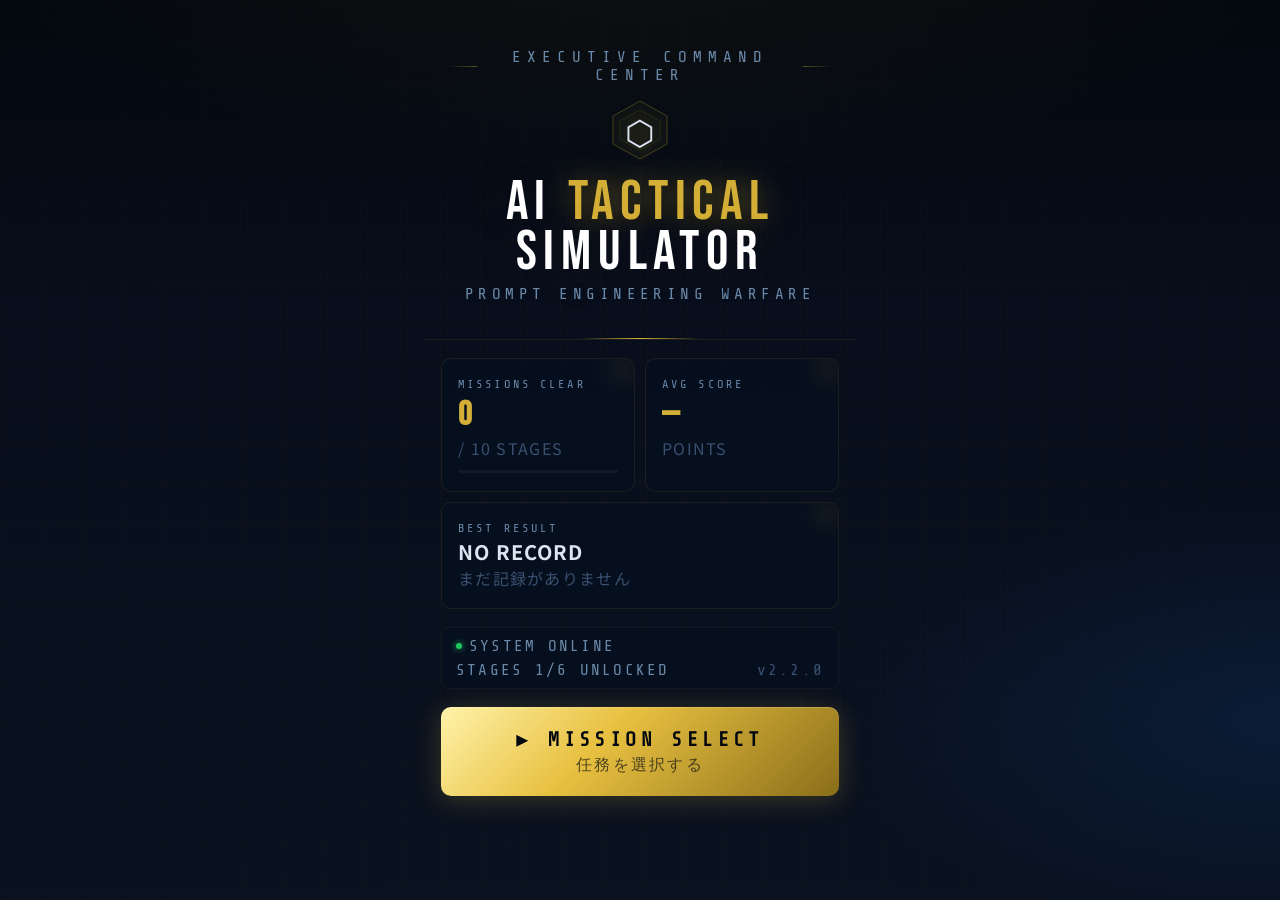
<file: index.html>
<!DOCTYPE html>
<html lang="ja">
<head>
<meta charset="UTF-8">
<meta name="viewport" content="width=device-width, initial-scale=1.0, maximum-scale=1.0">
<title>AI TACTICAL SIMULATOR</title>
<!-- OGP / SNS Card -->
<meta property="og:type" content="website">
<meta property="og:title" content="AI TACTICAL SIMULATOR — PROMPT WARFARE SYSTEM">
<meta property="og:description" content="AIプロンプト戦術シミュレーター。あなたの選択は「黄金の精神」か「再起不能」か。今すぐ戦術を試せ。">
<meta property="og:image" content="https://super-duper-happiness-navy.vercel.app/og-image.png">
<meta property="og:image:width" content="1200">
<meta property="og:image:height" content="630">
<meta property="og:url" content="https://super-duper-happiness-navy.vercel.app">
<meta name="twitter:card" content="summary_large_image">
<meta name="twitter:title" content="AI TACTICAL SIMULATOR — PROMPT WARFARE SYSTEM">
<meta name="twitter:description" content="AIプロンプト戦術シミュレーター。あなたの選択は「黄金の精神」か「再起不能」か。今すぐ戦術を試せ。">
<meta name="twitter:image" content="https://super-duper-happiness-navy.vercel.app/og-image.png">
<link rel="preconnect" href="https://fonts.googleapis.com">
<link href="https://fonts.googleapis.com/css2?family=Bebas+Neue&family=Noto+Sans+JP:wght@400;700;900&family=Share+Tech+Mono&display=swap" rel="stylesheet">
<link rel="stylesheet" href="style.css">
</head>
<body>

<!-- ── ATMOSPHERIC LAYERS ── -->
<div class="bg-layer"></div>
<div class="bg-grid"></div>
<div class="scanlines"></div>

<!-- ══════════════════════════════════
     BOOT SCREEN
══════════════════════════════════ -->
<div id="screen-boot" class="screen active">
  <div class="boot-hex">
    <svg viewBox="0 0 80 80" fill="none">
      <polygon points="40,4 72,22 72,58 40,76 8,58 8,22" stroke="rgba(212,175,55,.5)" stroke-width="1.5" fill="rgba(212,175,55,.04)"/>
      <polygon points="40,14 62,27 62,53 40,66 18,53 18,27" stroke="rgba(212,175,55,.2)" stroke-width=".8" fill="none"/>
    </svg>
    <span class="boot-hex-icon">⬡</span>
  </div>
  <div class="boot-title">AI <span>TACTICAL</span></div>
  <div class="boot-sub">SIMULATOR — PROMPT WARFARE SYSTEM</div>
  <div class="boot-bar-wrap"><div class="boot-bar" id="boot-bar"></div></div>
  <div class="boot-log" id="boot-log">INITIALIZING...</div>
</div>

<!-- ══════════════════════════════════
     HOME
══════════════════════════════════ -->
<div id="screen-home" class="screen">
  <div class="home-hero">
    <div class="hero-eyebrow">EXECUTIVE COMMAND CENTER</div>
    <div class="home-hex">
      <svg viewBox="0 0 64 64" fill="none">
        <polygon class="home-hex-spin" points="32,3 59,18 59,46 32,61 5,46 5,18" stroke="rgba(212,175,55,.3)" stroke-width="1" fill="rgba(212,175,55,.03)"/>
        <polygon points="32,12 52,23 52,41 32,52 12,41 12,23" stroke="rgba(212,175,55,.18)" stroke-width=".7" fill="none"/>
      </svg>
      <span class="home-hex-icon">⬡</span>
    </div>
    <div class="home-title">AI <span class="accent">TACTICAL</span><br>SIMULATOR</div>
    <div class="home-tagline">PROMPT ENGINEERING WARFARE</div>
  </div>

  <div class="home-stats">
    <div class="stat-card">
      <div class="s-label">MISSIONS CLEAR</div>
      <div class="s-val" id="stat-clear">0</div>
      <div class="s-unit">/ 10 STAGES</div>
      <div class="prog-wrap"><div class="prog-fill" id="prog-fill" style="width:0%"></div></div>
    </div>
    <div class="stat-card">
      <div class="s-label">AVG SCORE</div>
      <div class="s-val" id="stat-avg">—</div>
      <div class="s-unit">POINTS</div>
    </div>
    <div class="stat-card wide">
      <div class="s-label">BEST RESULT</div>
      <div class="s-val dim" id="stat-best">NO RECORD</div>
      <div class="s-unit" id="stat-best-sub">まだ記録がありません</div>
    </div>
  </div>

  <div id="last-result-box" class="last-result" style="display:none">
    <div class="lr-label">◈ LAST MISSION RESULT</div>
    <div class="lr-body" id="last-result-body"></div>
  </div>

  <!-- History -->
  <div class="history-panel" id="history-panel" style="display:none">
    <div class="history-header" onclick="toggleHistory()">
      <span class="history-title">◈ MISSION HISTORY</span>
      <span class="history-toggle" id="hist-toggle">▼</span>
    </div>
    <div class="history-body" id="hist-body"></div>
  </div>

  <div class="sys-bar">
    <div class="sys-dot-wrap">
      <div class="sys-dot"></div>
      <span class="sys-text">SYSTEM ONLINE</span>
    </div>
    <span class="sys-text" id="sys-stage-info">STAGE 01 / UNLOCKED</span>
    <span class="sys-text" style="color:var(--sub2)">v2.2.0</span>
  </div>

  <div class="home-cta">
    <button class="start-btn" onclick="goTo('screen-mission','right')">
      <span class="start-btn-main">▶ MISSION SELECT</span>
      <span class="start-btn-sub">任務を選択する</span>
    </button>
  </div>
</div>

<!-- ══════════════════════════════════
     MISSION SELECT
══════════════════════════════════ -->
<div id="screen-mission" class="screen">
  <div class="mission-topbar">
    <button class="back-btn" onclick="goTo('screen-home','left')">← HOME</button>
    <span class="tag">MISSION SELECT</span>
  </div>
  <div class="mission-head">
    <div class="mission-h2">任務を<span>選択</span>せよ</div>
    <div class="mission-desc">最適なプロンプトを構築し、AIの回答品質を最大化しろ。<br>27通りのコンボを制覇した者だけが次のステージへ進む。</div>
  </div>

  <div class="stage-list" id="stage-list">
    <!-- Stage cards rendered by JS -->
  </div>

  <div id="mission-page-nav" class="mission-page-nav" style="display:none;"></div>

  <div id="amazon-unlock-area" class="amazon-unlock-area" style="display:none;">
    <button class="amazon-unlock-btn" onclick="openAmazonAndUnlock()">
      <span class="amazon-btn-icon">📖</span>
      <span class="amazon-btn-text">聖なる知恵を授かる（Amazonおすすめ本）</span>
    </button>
  </div>

  <footer class="site-footer">
    <a href="privacy.html" class="footer-link">プライバシーポリシー</a>
  </footer>
</div>

<!-- ══════════════════════════════════
     SIMULATOR
══════════════════════════════════ -->
<div id="screen-sim" class="screen">
  <div class="sim-topbar">
    <button class="back-btn" onclick="goTo('screen-mission','left')">← MISSIONS</button>
    <div class="sim-stage-info">
      <div class="sim-stage-tag"><span class="tag" id="sim-stage-tag">STAGE 01</span></div>
      <div class="sim-title">AI <span>TACTICAL</span> SIM</div>
    </div>
  </div>
  <div class="divider divider-sim"></div>

  <div class="sim-body">
    <div class="original-box">
      <div class="orig-label" id="sim-orig-label">ORIGINAL TEXT — 改善前の文</div>
      <div class="orig-text" id="sim-orig-text">「すみません、資料遅れます。明日出します。」</div>
    </div>

    <div id="form-area">
      <div class="selector-group">
        <div class="selector-label">STANCE <span class="lbl-sub">思考の型</span></div>
        <div class="card-row" id="row-role">
          <div class="choice-card" role="button" tabindex="0" data-group="role" data-val="A1" onclick="selectCard(this)" onkeydown="if(event.key==='Enter'||event.key===' '){event.preventDefault();selectCard(this)}">
            <span class="c-icon">🧊</span><span class="c-name">冷徹</span><span class="c-sub">COLD</span>
          </div>
          <div class="choice-card" role="button" tabindex="0" data-group="role" data-val="A2" onclick="selectCard(this)" onkeydown="if(event.key==='Enter'||event.key===' '){event.preventDefault();selectCard(this)}">
            <span class="c-icon">🔥</span><span class="c-name">情熱</span><span class="c-sub">PASSION</span>
          </div>
          <div class="choice-card" role="button" tabindex="0" data-group="role" data-val="A3" onclick="selectCard(this)" onkeydown="if(event.key==='Enter'||event.key===' '){event.preventDefault();selectCard(this)}">
            <span class="c-icon">🔮</span><span class="c-name">知性</span><span class="c-sub">INTELLECT</span>
          </div>
        </div>
      </div>
      <div class="selector-group">
        <div class="selector-label">SITUATION <span class="lbl-sub">当面の課題</span></div>
        <div class="card-row" id="row-ctx">
          <div class="choice-card" role="button" tabindex="0" data-group="ctx" data-val="B1" onclick="selectCard(this)" onkeydown="if(event.key==='Enter'||event.key===' '){event.preventDefault();selectCard(this)}">
            <span class="c-icon">⏳</span><span class="c-name">期限交渉</span><span class="c-sub">DEADLINE</span>
          </div>
          <div class="choice-card" role="button" tabindex="0" data-group="ctx" data-val="B2" onclick="selectCard(this)" onkeydown="if(event.key==='Enter'||event.key===' '){event.preventDefault();selectCard(this)}">
            <span class="c-icon">🙇</span><span class="c-name">謝罪</span><span class="c-sub">APOLOGY</span>
          </div>
          <div class="choice-card" role="button" tabindex="0" data-group="ctx" data-val="B3" onclick="selectCard(this)" onkeydown="if(event.key==='Enter'||event.key===' '){event.preventDefault();selectCard(this)}">
            <span class="c-icon">🪞</span><span class="c-name">内省・整理</span><span class="c-sub">REFLECT</span>
          </div>
        </div>
      </div>
      <div class="selector-group" style="margin-bottom:0">
        <div class="selector-label">STRATEGY <span class="lbl-sub">攻略の制約</span></div>
        <div class="card-row" id="row-cst">
          <div class="choice-card" role="button" tabindex="0" data-group="cst" data-val="C1" onclick="selectCard(this)" onkeydown="if(event.key==='Enter'||event.key===' '){event.preventDefault();selectCard(this)}">
            <span class="c-icon">📐</span><span class="c-name">3ステップ</span><span class="c-sub">STEPS</span>
          </div>
          <div class="choice-card" role="button" tabindex="0" data-group="cst" data-val="C2" onclick="selectCard(this)" onkeydown="if(event.key==='Enter'||event.key===' '){event.preventDefault();selectCard(this)}">
            <span class="c-icon">🎯</span><span class="c-name">弱点指摘</span><span class="c-sub">WEAKNESS</span>
          </div>
          <div class="choice-card" role="button" tabindex="0" data-group="cst" data-val="C3" onclick="selectCard(this)" onkeydown="if(event.key==='Enter'||event.key===' '){event.preventDefault();selectCard(this)}">
            <span class="c-icon">💡</span><span class="c-name">共感訴求</span><span class="c-sub">EMPATHY</span>
          </div>
        </div>
      </div>

      <div class="prompt-wrap">
        <div class="prompt-box" id="prompt-box">
          <div class="prompt-header">
            <span class="prompt-title">⬡ CURRENT PROMPT — 構築中の指示</span>
            <span class="prompt-status" id="prompt-status">INCOMPLETE</span>
          </div>
          <div class="prompt-body">
            <div class="prompt-line"><span class="pl-key">[System]</span><span class="pl-colon">:</span><span id="pl-role" class="pl-empty">未選択…</span></div>
            <div class="prompt-line"><span class="pl-key">[Context]</span><span class="pl-colon">:</span><span id="pl-ctx" class="pl-empty">未選択…</span></div>
            <div class="prompt-line"><span class="pl-key">[Constraint]</span><span class="pl-colon">:</span><span id="pl-cst" class="pl-empty">未選択…</span></div>
            <div class="prompt-cmd" id="prompt-cmd">
              <span class="cmd-bracket">[命令]：</span><span id="cmd-pre1">以下のダメな回答を、</span><span id="cmd-role" class="cmd-empty-var">{STANCE}</span><span id="cmd-pre2">な語気で、</span><span id="cmd-ctx" class="cmd-empty-var">{SITUATION}</span><span id="cmd-pre3">の文脈に基づき、</span><span id="cmd-cst" class="cmd-empty-var">{STRATEGY}</span><span id="cmd-post">というルールで修正せよ。</span>
            </div>
          </div>
        </div>
      </div>

      <button class="run-btn" id="run-btn" disabled onclick="runAnalysis()">
        <span class="btn-main"><span class="btn-icon">⬡</span> EXECUTE SIMULATION</span>
        <span class="btn-sub">シミュレーション実行</span>
      </button>
    </div>

    <div id="thinking"><span id="think-text"></span><span class="cursor"></span></div>

    <div id="result">
      <div class="score-header">
        <div>
          <div class="score-label">SIMULATION SCORE</div>
          <div class="score-value"><span class="score-big" id="score-num">0</span><span class="score-max">/ 100</span></div>
          <div class="gauge-track"><div class="gauge-fill" id="gauge-fill"></div></div>
          <div class="gauge-labels"><span>0</span><span>25</span><span>50</span><span>75</span><span>100</span></div>
        </div>
        <div class="rank-stamp" id="rank-stamp"></div>
      </div>
      <div class="combo-label" id="combo-label"></div>
      <div class="compare-label">◈ PROMPT COMPARISON — 効果の対比</div>
      <div class="no-prompt-box">
        <div class="bp-tag">✕ NO PROMPT — AIへの丸投げ</div>
        <div class="bp-inst" id="no-prompt-inst">▷ 指示：「いい感じに修正して」</div>
        <div class="bp-answer" id="no-prompt-answer">「すみません、資料の提出が遅れます。明日お渡しいたします。」</div>
        <div class="bp-eval" id="no-prompt-eval">⚠ 評価：平凡。原因・代替案・期限の明示なし。相手に不安を与えるリスクあり。</div>
      </div>
      <div class="with-prompt-box">
        <div class="bp-tag">✔ WITH YOUR TACTICAL PROMPT — 戦略指示あり</div>
        <div class="bp-inst" id="with-inst">▷ 指示：構築中…</div>
        <div class="bp-answer" id="result-text"></div>
      </div>
      <div class="feedback-box" id="feedback-box">
        <div class="box-label" id="fb-label">TACTICAL FEEDBACK — なぜ②が優れているのか</div>
        <div class="fb-body" id="fb-text"></div>
        <div class="fb-points" id="fb-points"></div>
      </div>
      <button class="copy-prompt-btn" id="copy-prompt-btn" onclick="handleCopyPrompt()">
        <span id="copy-btn-icon">⚡</span>
        <span id="copy-btn-text">戦術プロンプトをコピーする</span>
      </button>
      <button class="share-btn" id="share-btn"><span style="font-weight:900;font-size:22px">𝕏</span> 結果をポストする</button>
      <button class="retry-btn" onclick="resetSim()">↩ RE-SIMULATE — 再シミュレーション</button>
    </div>
  </div>
</div>

<!-- Ad Overlay -->
<div id="ad-overlay">
  <div class="ad-box">
    <div class="ad-icon" id="ad-icon">⚙️</div>
    <div class="ad-title" id="ad-title">戦術データを抽出中...</div>
    <div class="ad-sub" id="ad-sub">おすすめ本を確認中…<br>完了後、プロンプトが自動コピーされます。</div>
    <div class="ad-bar-wrap"><div class="ad-bar" id="ad-bar"></div></div>
    <div class="ad-timer" id="ad-timer">3秒後に解放...</div>
  </div>
</div>

<!-- Stage Eyecatch Overlay -->
<div id="eyecatch-overlay">
  <div class="ec-wipe"></div>
  <div class="ec-line ec-line-top"></div>
  <div class="ec-stage" id="ec-stage-num">STAGE 03</div>
  <div class="ec-title" id="ec-title-text">沈黙の会議室</div>
  <div class="ec-sub" id="ec-sub-text">SILENCE OF THE BOARDROOM</div>
  <div class="ec-line ec-line-bot"></div>
</div>

<!-- Unlock Toast -->
<div class="unlock-toast" id="unlock-toast">
  <span class="ut-icon">🔓</span>
  <div class="ut-text">
    <div class="ut-label">STAGE UNLOCKED</div>
    <div class="ut-title" id="ut-title">新しいミッションが解放された</div>
  </div>
</div>


<script src="data.js"></script>
<script src="script.js"></script>
</body>
</html>
</file>
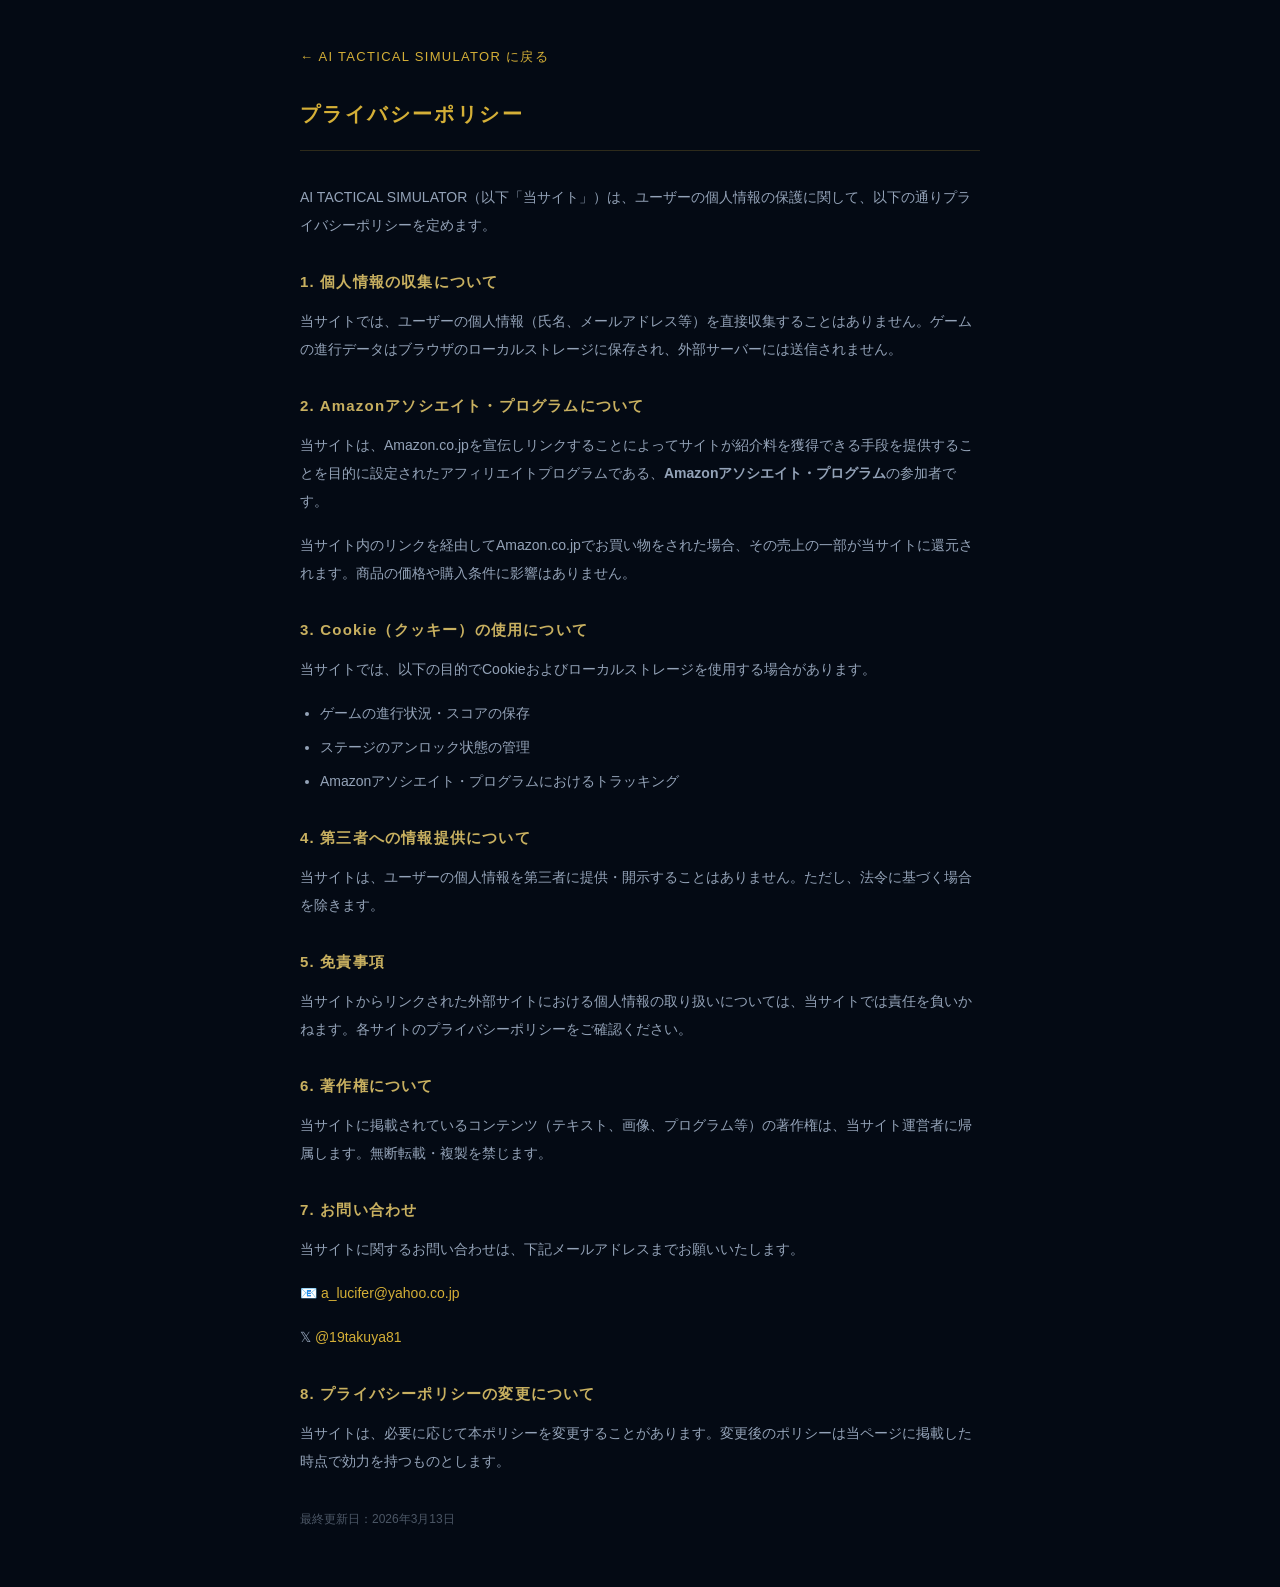
<file: privacy.html>
<!DOCTYPE html>
<html lang="ja">
<head>
<meta charset="UTF-8">
<meta name="viewport" content="width=device-width, initial-scale=1.0">
<title>プライバシーポリシー — AI TACTICAL SIMULATOR</title>
<style>
  *{margin:0;padding:0;box-sizing:border-box}
  body{background:#040a14;color:#94a3b8;font-family:'Noto Sans JP',sans-serif;line-height:2;padding:40px 20px;max-width:720px;margin:0 auto}
  h1{font-size:20px;color:#d4af37;letter-spacing:.12em;margin-bottom:32px;border-bottom:1px solid rgba(212,175,55,.2);padding-bottom:16px}
  h2{font-size:15px;color:#c8b060;letter-spacing:.08em;margin-top:28px;margin-bottom:10px}
  p,ul{margin-bottom:16px;font-size:14px}
  ul{padding-left:20px}
  li{margin-bottom:6px}
  a{color:#d4af37;text-decoration:none}
  a:hover{text-decoration:underline}
  .back{display:inline-block;margin-bottom:24px;font-size:13px;color:#d4af37;letter-spacing:.1em}
</style>
</head>
<body>
<a href="index.html" class="back">← AI TACTICAL SIMULATOR に戻る</a>
<h1>プライバシーポリシー</h1>

<p>AI TACTICAL SIMULATOR（以下「当サイト」）は、ユーザーの個人情報の保護に関して、以下の通りプライバシーポリシーを定めます。</p>

<h2>1. 個人情報の収集について</h2>
<p>当サイトでは、ユーザーの個人情報（氏名、メールアドレス等）を直接収集することはありません。ゲームの進行データはブラウザのローカルストレージに保存され、外部サーバーには送信されません。</p>

<h2>2. Amazonアソシエイト・プログラムについて</h2>
<p>当サイトは、Amazon.co.jpを宣伝しリンクすることによってサイトが紹介料を獲得できる手段を提供することを目的に設定されたアフィリエイトプログラムである、<strong>Amazonアソシエイト・プログラム</strong>の参加者です。</p>
<p>当サイト内のリンクを経由してAmazon.co.jpでお買い物をされた場合、その売上の一部が当サイトに還元されます。商品の価格や購入条件に影響はありません。</p>

<h2>3. Cookie（クッキー）の使用について</h2>
<p>当サイトでは、以下の目的でCookieおよびローカルストレージを使用する場合があります。</p>
<ul>
  <li>ゲームの進行状況・スコアの保存</li>
  <li>ステージのアンロック状態の管理</li>
  <li>Amazonアソシエイト・プログラムにおけるトラッキング</li>
</ul>

<h2>4. 第三者への情報提供について</h2>
<p>当サイトは、ユーザーの個人情報を第三者に提供・開示することはありません。ただし、法令に基づく場合を除きます。</p>

<h2>5. 免責事項</h2>
<p>当サイトからリンクされた外部サイトにおける個人情報の取り扱いについては、当サイトでは責任を負いかねます。各サイトのプライバシーポリシーをご確認ください。</p>

<h2>6. 著作権について</h2>
<p>当サイトに掲載されているコンテンツ（テキスト、画像、プログラム等）の著作権は、当サイト運営者に帰属します。無断転載・複製を禁じます。</p>

<h2>7. お問い合わせ</h2>
<p>当サイトに関するお問い合わせは、下記メールアドレスまでお願いいたします。</p>
<p>📧 <a href="mailto:a_lucifer@yahoo.co.jp">a_lucifer@yahoo.co.jp</a></p>
<p>𝕏 <a href="https://x.com/19takuya81" target="_blank" rel="noopener noreferrer">@19takuya81</a></p>

<h2>8. プライバシーポリシーの変更について</h2>
<p>当サイトは、必要に応じて本ポリシーを変更することがあります。変更後のポリシーは当ページに掲載した時点で効力を持つものとします。</p>

<p style="margin-top:32px;font-size:12px;color:rgba(148,163,184,.5)">最終更新日：2026年3月13日</p>
</body>
</html>
</file>
<file: style.css>
*{box-sizing:border-box;margin:0;padding:0}
:root{
  --navy:#06101e;--navy2:#0a1628;--navy3:#0f1e38;
  --gold:#d4af37;--gold2:#f0d060;--gold3:#8a6e1a;--gold4:#fff3aa;
  --text:#dde6f0;--sub:#6a88a8;--sub2:#3a5070;
  --green:#22c55e;--red:#ef4444;--blue:#38bdf8;
  --s-color:#d4af37;--a-color:#60a5fa;--b-color:#a78bfa;--c-color:#f87171;
}
html{min-height:100%;scroll-behavior:smooth}
body{
  background:var(--navy);color:var(--text);
  font-family:'Noto Sans JP',sans-serif;
  min-height:100dvh;overflow-y:auto;-webkit-overflow-scrolling:touch;
  position:relative;overflow-x:hidden;
}

/* ── ATMOSPHERIC BG ── */
.bg-layer{
  position:fixed;inset:0;z-index:0;pointer-events:none;will-change:transform;
  background:
    radial-gradient(ellipse 90% 50% at 50% -10%,rgba(212,175,55,.055) 0%,transparent 60%),
    radial-gradient(ellipse 60% 40% at 100% 80%,rgba(14,40,80,.5) 0%,transparent 60%),
    linear-gradient(180deg,#04090f 0%,#080e1c 35%,#0a1220 100%);
}
.bg-grid{
  position:fixed;inset:0;z-index:0;pointer-events:none;opacity:.035;will-change:transform;
  background-image:
    linear-gradient(rgba(212,175,55,.8) 1px,transparent 1px),
    linear-gradient(90deg,rgba(212,175,55,.8) 1px,transparent 1px);
  background-size:40px 40px;
  mask-image:radial-gradient(ellipse 80% 80% at 50% 50%,black 30%,transparent 100%);
}
.scanlines{
  position:fixed;inset:0;z-index:0;pointer-events:none;
  background:repeating-linear-gradient(0deg,transparent,transparent 3px,rgba(0,0,0,.06) 3px,rgba(0,0,0,.06) 4px);
}

/* ══════════════════════════════════
   JOJO THEME — STAGE 03
══════════════════════════════════ */
/* ── Keyframes ── */
@keyframes gogoAnim{0%,100%{opacity:.32;transform:rotate(-13deg) scale(1)}50%{opacity:.52;transform:rotate(-13deg) scale(1.05)}}
@keyframes dodoAnim{0%,100%{opacity:.28;transform:rotate(13deg) scale(1)}50%{opacity:.46;transform:rotate(13deg) scale(1.05)}}
@keyframes jojoCardPulse{0%,100%{box-shadow:5px 5px 0 #000,0 0 0 rgba(255,234,0,0)}50%{box-shadow:5px 5px 0 #000,0 0 22px rgba(255,234,0,.55)}}
@keyframes jojoSelectFlash{0%{filter:brightness(1)}25%{filter:brightness(2.8)}100%{filter:brightness(1)}}
@keyframes jojoTitleWave{0%,100%{text-shadow:4px 4px 0 #ffea00,8px 8px 0 #000,0 0 40px rgba(255,234,0,.25)}50%{text-shadow:4px 4px 0 #ff0033,8px 8px 0 #000,0 0 55px rgba(255,0,51,.4)}}
@keyframes jojoRunPulse{0%,100%{box-shadow:5px 5px 0 #000,0 4px 22px rgba(255,234,0,.35)}50%{box-shadow:5px 5px 0 #000,0 4px 55px rgba(255,234,0,.8),0 0 0 3px rgba(255,234,0,.18)}}
@keyframes jojoHatchMove{from{background-position:0 0}to{background-position:28px 28px}}
@keyframes jojoSRankBurst{0%{opacity:0;transform:rotate(-3deg) scale(0)}40%{opacity:1;transform:rotate(-3deg) scale(1.3)}70%{transform:rotate(-3deg) scale(.95)}100%{transform:rotate(-3deg) scale(1);opacity:1}}
@keyframes jojoSRankGlow{0%,100%{box-shadow:5px 5px 0 #000,0 0 20px rgba(255,234,0,.5)}50%{box-shadow:5px 5px 0 #000,0 0 60px rgba(255,234,0,1),0 0 100px rgba(255,234,0,.4)}}
@keyframes jojoCardBorderFlash{0%,100%{border-color:rgba(255,234,0,.35)}50%{border-color:#ffea00}}

/* ── Base ── */
body.jojo-theme{
  background:#06000f;
  --gold:#ffea00;--gold2:#ffe44d;--gold3:#c8a000;--gold4:#fffacc;
  --navy:#06000f;--navy2:#0e0020;--navy3:#180038;
  --text:#f5f0ff;--sub:#c0a0e0;--sub2:#7a5aa0;
  --s-color:#ffea00;--a-color:#ff0033;--b-color:#cc00ff;--c-color:#888;
}

/* ── 背景 ── */
body.jojo-theme .bg-layer{
  background:
    radial-gradient(ellipse 80% 50% at 50% 0%,rgba(255,234,0,.07) 0%,transparent 55%),
    radial-gradient(ellipse 60% 60% at 0% 100%,rgba(180,0,80,.22) 0%,transparent 55%),
    radial-gradient(ellipse 50% 40% at 100% 0%,rgba(120,0,200,.16) 0%,transparent 50%),
    linear-gradient(180deg,#020006 0%,#06000f 45%,#0b0020 100%);
}

/* ── ハッチング斜線 (荒木風) ── */
body.jojo-theme .bg-grid{
  background-image:
    repeating-linear-gradient(
      -52deg,
      transparent,
      transparent 10px,
      rgba(255,234,0,.028) 10px,
      rgba(255,234,0,.028) 11px
    ),
    repeating-linear-gradient(
      38deg,
      transparent,
      transparent 18px,
      rgba(180,0,80,.018) 18px,
      rgba(180,0,80,.018) 19px
    );
  background-size:auto;
  opacity:1;
  animation:jojoHatchMove 8s linear infinite;
}

/* ── ゴゴゴゴ — 縦1列、画面左を支配 ── */
body.jojo-theme .bg-layer::before{
  content:'ゴ\Aゴ\Aゴ\Aゴ\Aゴ\Aゴ\Aゴ\Aゴ\Aゴ\Aゴ';
  white-space:pre;
  position:fixed;left:-4px;top:0%;
  font-family:'Noto Sans JP',sans-serif;font-weight:900;
  font-size:64px;letter-spacing:-.08em;line-height:1.1;
  color:rgba(255,234,0,.32);
  transform:rotate(-12deg);
  pointer-events:none;z-index:0;
  text-shadow:3px 3px 0 rgba(0,0,0,.9),-1px -1px 0 rgba(255,0,51,.15);
  animation:gogoAnim 2.8s ease-in-out infinite;
}
/* ── ドドドド — 右を支配 ── */
body.jojo-theme .bg-layer::after{
  content:'ド\Aド\Aド\Aド\Aド\Aド\Aド\Aド\Aド\Aド';
  white-space:pre;
  position:fixed;right:-4px;bottom:0%;
  font-family:'Noto Sans JP',sans-serif;font-weight:900;
  font-size:64px;letter-spacing:-.08em;line-height:1.1;
  color:rgba(255,0,51,.30);
  transform:rotate(12deg);
  pointer-events:none;z-index:0;
  text-shadow:3px 3px 0 rgba(0,0,0,.9),-1px -1px 0 rgba(255,234,0,.15);
  animation:dodoAnim 3.2s ease-in-out infinite;
}

body.jojo-theme .scanlines{
  background:repeating-linear-gradient(0deg,transparent,transparent 2px,rgba(80,0,120,.045) 2px,rgba(80,0,120,.045) 3px);
}

/* ── タイトル ── */
body.jojo-theme .sim-title{
  -webkit-text-stroke:3px #000;
  color:#fff;
  animation:jojoTitleWave 3.5s ease-in-out infinite;
  letter-spacing:.2em;
}
body.jojo-theme .sim-title span{color:#ffea00;-webkit-text-stroke:3px #000;}

/* ── タグ・ナビ ── */
body.jojo-theme .tag{color:#ffea00;border:2px solid rgba(255,234,0,.6);background:rgba(255,234,0,.1);font-weight:700;box-shadow:3px 3px 0 #000;letter-spacing:.3em;}
body.jojo-theme .divider{background:linear-gradient(90deg,transparent,#ffea00 25%,#ff0033 50%,#ffea00 75%,transparent);height:2px;opacity:.6;}
body.jojo-theme .back-btn{color:rgba(255,234,0,.75);border:2px solid rgba(255,234,0,.35);box-shadow:3px 3px 0 #000;}
body.jojo-theme .back-btn:hover{color:#ffea00;border-color:#ffea00;box-shadow:4px 4px 0 #000;}
body.jojo-theme .selector-label{color:#ffea00;-webkit-text-stroke:.5px #000;text-shadow:2px 2px 0 rgba(0,0,0,.9);}
body.jojo-theme .selector-label::before{background:#ffea00;box-shadow:0 0 8px #ffea00;}

/* ── カード：コミックパネル枠 ── */
body.jojo-theme .choice-card{
  border:3px solid rgba(255,234,0,.4);
  box-shadow:6px 6px 0 #000;
  background:linear-gradient(160deg,rgba(22,0,44,.97),rgba(12,0,28,.97));
  border-radius:4px;
  outline:1px solid rgba(0,0,0,.8);
  outline-offset:-4px;
  transition:transform .15s,box-shadow .15s,border-color .15s;
  animation:jojoCardBorderFlash 2.4s ease-in-out infinite;
}
body.jojo-theme .choice-card:nth-child(2){animation-delay:.5s}
body.jojo-theme .choice-card:nth-child(3){animation-delay:1s}
body.jojo-theme .card-row.has-sel .choice-card{animation:none}
body.jojo-theme .choice-card .c-name{font-size:13px;-webkit-text-stroke:.3px #000;}
body.jojo-theme .choice-card .c-sub{color:rgba(255,234,0,.6);font-size:10px;letter-spacing:.2em;}
body.jojo-theme .choice-card:hover:not(.selected){
  border-color:#ffea00;
  box-shadow:6px 6px 0 #000,0 0 24px rgba(255,234,0,.4);
  transform:translateY(-4px) translateX(-2px);
  outline-color:rgba(255,234,0,.3);
}
body.jojo-theme .choice-card.selected{
  background:linear-gradient(145deg,#c8a000,#ffea00,#ffe000)!important;
  box-shadow:6px 6px 0 #000,0 0 40px rgba(255,234,0,.7)!important;
  border:3px solid #000!important;
  outline:2px solid #ffea00!important;
  animation:jojoSelectFlash .3s ease,jojoCardPulse 1.8s ease-in-out infinite .3s!important;
}
body.jojo-theme .choice-card.selected .c-name{color:#000!important;-webkit-text-fill-color:#000!important;-webkit-text-stroke:.4px rgba(0,0,0,.5)!important;font-weight:900!important;}
body.jojo-theme .choice-card.selected .c-sub{color:rgba(0,0,0,.55)!important;-webkit-text-fill-color:rgba(0,0,0,.55)!important;}
body.jojo-theme .card-row.has-sel .choice-card:not(.selected){opacity:.18;box-shadow:3px 3px 0 #000;border-color:rgba(255,255,255,.04)!important;animation:none!important;}

/* ── Prompt box ── */
body.jojo-theme .prompt-box{border:2px solid rgba(255,234,0,.35);box-shadow:4px 4px 0 #000;}
body.jojo-theme .prompt-box.active{border-color:#ffea00;box-shadow:4px 4px 0 #000,0 0 30px rgba(255,234,0,.18);}
body.jojo-theme .prompt-header{background:rgba(255,234,0,.08);}
body.jojo-theme .prompt-title{color:#ffea00;}
body.jojo-theme .prompt-status.ready{color:#ffea00;text-shadow:0 0 10px rgba(255,234,0,.7);}
body.jojo-theme .original-box{border-left:4px solid rgba(255,0,51,.65);box-shadow:4px 4px 0 rgba(0,0,0,.8);}

/* ── Run ボタン ── */
body.jojo-theme .run-btn{
  background:linear-gradient(135deg,#fffacc 0%,#ffea00 30%,#e0c000 65%,#b89000 100%);
  box-shadow:6px 6px 0 #000,0 4px 22px rgba(255,234,0,.3);
  border-radius:4px;border:3px solid #000;
  animation:jojoRunPulse 1.8s ease-in-out infinite;
  outline:1px solid rgba(255,234,0,.5);outline-offset:2px;
}
body.jojo-theme .run-btn:not(:disabled):hover{transform:translateY(-3px) translateX(-2px);box-shadow:9px 9px 0 #000,0 8px 50px rgba(255,234,0,.7);animation:none;}
body.jojo-theme .run-btn:not(:disabled):active{transform:translateY(3px) translateX(3px);box-shadow:2px 2px 0 #000;animation:none;}
body.jojo-theme .run-btn:disabled{box-shadow:3px 3px 0 #000;animation:none;outline:none;}
body.jojo-theme .run-btn .btn-main{-webkit-text-stroke:.5px rgba(0,0,0,.5);}

/* ── Thinking ── */
body.jojo-theme #thinking{border-left:4px solid #ffea00;box-shadow:4px 4px 0 #000;background:rgba(8,0,18,.98);}
body.jojo-theme #think-text{color:#ffea00;}
body.jojo-theme .cursor{background:#ffea00;}

/* ── Score / Result ── */
body.jojo-theme .score-header{border-top:4px solid #ffea00;box-shadow:5px 5px 0 #000;}
body.jojo-theme .score-label{color:#ffea00;}
body.jojo-theme .score-big{color:#ffea00;-webkit-text-stroke:2px #000;text-shadow:4px 4px 0 #000;}
body.jojo-theme .score-max{color:rgba(255,234,0,.5);}

/* ── Sランク専用：スタンプが狂ったようにグローする ── */
body.jojo-theme .rank-stamp{-webkit-text-stroke:1.5px #000;box-shadow:4px 4px 0 #000;}
body.jojo-theme .rank-stamp.pop[style*="#d4af37"]{
  animation:stamp .38s cubic-bezier(.175,.885,.32,1.9) forwards,jojoSRankGlow 1.2s ease-in-out infinite .4s!important;
}

/* ── With-prompt / Feedback ── */
body.jojo-theme .with-prompt-box{border:2px solid #ffea00;box-shadow:5px 5px 0 #000;}
body.jojo-theme .with-prompt-box .bp-tag{background:rgba(255,234,0,.15);color:#ffea00;border-color:rgba(255,234,0,.55);box-shadow:2px 2px 0 #000;}
body.jojo-theme .feedback-box{border-left:4px solid #ffea00;box-shadow:5px 5px 0 #000;}
body.jojo-theme .box-label{color:#ffea00;text-shadow:2px 2px 0 rgba(0,0,0,.9);}
body.jojo-theme .box-label::before{background:#ffea00;box-shadow:0 0 8px #ffea00;}

/* ── Buttons ── */
body.jojo-theme .share-btn{border:2px solid #1d9bf0;box-shadow:4px 4px 0 #000;}
body.jojo-theme .retry-btn{border:2px solid rgba(255,234,0,.3);box-shadow:4px 4px 0 #000;color:rgba(255,234,0,.65);}
body.jojo-theme .retry-btn:hover{border-color:#ffea00;color:#ffea00;box-shadow:4px 4px 0 #000,0 0 16px rgba(255,234,0,.35);}

/* ── Misc ── */
body.jojo-theme .stat-card{border-color:rgba(255,234,0,.18);box-shadow:4px 4px 0 #000;}
body.jojo-theme .last-result{border-left:4px solid #ffea00;box-shadow:4px 4px 0 #000;}
body.jojo-theme .s-val{color:#ffea00;text-shadow:2px 2px 0 rgba(0,0,0,.7);}
body.jojo-theme .s-label{color:#c0a0e0;}
body.jojo-theme .unlock-toast{border:2px solid #ffea00;box-shadow:6px 6px 0 #000,0 0 30px rgba(255,234,0,.3);}
body.jojo-theme .ut-label{color:#ffea00;}
body.jojo-theme .home-hex-spin{stroke:rgba(255,234,0,.55)!important;}

/* stage card in mission screen when jojo bg is gone — keep neutral */

/* ══════════════════════════════════
   STAGE EYECATCH — 共通＋ジョジョ専用
══════════════════════════════════ */
#eyecatch-overlay{
  position:fixed;inset:0;z-index:9500;
  display:flex;flex-direction:column;align-items:center;justify-content:center;
  pointer-events:none;
  opacity:0;
}
/* 背景ワイプ — 左から右に黒が走る */
#eyecatch-overlay .ec-wipe{
  position:absolute;inset:0;
  background:#000;
  transform:scaleX(0);transform-origin:left center;
}
/* ステージ番号 */
#eyecatch-overlay .ec-stage{
  font-family:'Share Tech Mono',monospace;
  font-size:clamp(12px,3vw,16px);letter-spacing:.5em;
  color:rgba(255,255,255,.5);
  margin-bottom:8px;
  opacity:0;transform:translateY(12px);
  position:relative;z-index:1;
}
/* メインタイトル */
#eyecatch-overlay .ec-title{
  font-family:'Bebas Neue',sans-serif;
  font-size:clamp(32px,10vw,52px);
  letter-spacing:.12em;line-height:1;
  color:#fff;text-align:center;
  padding:0 20px;
  opacity:0;transform:translateY(20px) scaleY(.85);
  position:relative;z-index:1;
}
/* サブライン */
#eyecatch-overlay .ec-sub{
  font-family:'Share Tech Mono',monospace;
  font-size:clamp(10px,2.5vw,13px);letter-spacing:.3em;
  color:rgba(255,255,255,.45);
  margin-top:10px;
  opacity:0;transform:translateY(8px);
  position:relative;z-index:1;
}
/* ホリゾンタルライン */
#eyecatch-overlay .ec-line{
  position:absolute;left:0;right:0;height:2px;
  background:linear-gradient(90deg,transparent,currentColor,transparent);
  opacity:0;transform:scaleX(0);
}
#eyecatch-overlay .ec-line-top{top:calc(50% - 60px);color:rgba(255,255,255,.3);}
#eyecatch-overlay .ec-line-bot{bottom:calc(50% - 60px);color:rgba(255,255,255,.3);}

/* ── ジョジョ専用スタイル ── */
#eyecatch-overlay.jojo-ec .ec-wipe{background:#0a001a;}
#eyecatch-overlay.jojo-ec .ec-stage{color:rgba(255,234,0,.7);letter-spacing:.6em;}
#eyecatch-overlay.jojo-ec .ec-title{
  color:#ffea00;
  -webkit-text-stroke:3px #000;
  text-shadow:6px 6px 0 #000,0 0 60px rgba(255,234,0,.5);
}
#eyecatch-overlay.jojo-ec .ec-sub{color:rgba(255,234,0,.5);}
#eyecatch-overlay.jojo-ec .ec-line-top,
#eyecatch-overlay.jojo-ec .ec-line-bot{color:#ffea00;opacity:.0;}
/* ゴゴゴ背景文字 */
#eyecatch-overlay.jojo-ec::before{
  content:'ゴ\Aゴ\Aゴ\Aゴ\Aゴ\Aゴ\Aゴ\Aゴ';
  white-space:pre;
  position:absolute;left:-8px;top:0;
  font-family:'Noto Sans JP',sans-serif;font-weight:900;
  font-size:72px;letter-spacing:-.08em;line-height:1.08;
  color:rgba(255,234,0,.22);
  transform:rotate(-12deg);
  pointer-events:none;
  text-shadow:3px 3px 0 rgba(0,0,0,.9);
}
#eyecatch-overlay.jojo-ec::after{
  content:'ド\Aド\Aド\Aド\Aド\Aド\Aド\Aド';
  white-space:pre;
  position:absolute;right:-8px;bottom:0;
  font-family:'Noto Sans JP',sans-serif;font-weight:900;
  font-size:72px;letter-spacing:-.08em;line-height:1.08;
  color:rgba(255,0,51,.22);
  transform:rotate(12deg);
  pointer-events:none;
  text-shadow:3px 3px 0 rgba(0,0,0,.9);
}

/* ── SCREEN SYSTEM ── */
.screen{
  display:none;width:100%;max-width:430px;margin:0 auto;
  padding:0 0 90px;position:relative;z-index:1;
}
.screen.active{display:block}
/* slide transitions */
.screen.slide-in-right{animation:slideInR .32s cubic-bezier(.22,1,.36,1) both}
.screen.slide-in-left{animation:slideInL .32s cubic-bezier(.22,1,.36,1) both}
.screen.slide-out-right{animation:slideOutR .24s ease-in both}
.screen.slide-out-left{animation:slideOutL .24s ease-in both}
@keyframes slideInR{from{opacity:0;transform:translateX(40px)}to{opacity:1;transform:none}}
@keyframes slideInL{from{opacity:0;transform:translateX(-40px)}to{opacity:1;transform:none}}
@keyframes slideOutR{from{opacity:1;transform:none}to{opacity:0;transform:translateX(40px)}}
@keyframes slideOutL{from{opacity:1;transform:none}to{opacity:0;transform:translateX(-40px)}}

/* ── SHARED ── */
.tag{
  display:inline-block;font-size:16px;letter-spacing:.28em;
  color:var(--gold);border:1px solid rgba(212,175,55,.3);
  border-radius:2px;padding:3px 10px;background:rgba(212,175,55,.05);
  font-family:'Share Tech Mono',monospace;
}
.divider{height:1px;background:linear-gradient(90deg,transparent,rgba(212,175,55,.35) 30%,rgba(212,175,55,.35) 70%,transparent)}
.back-btn{
  display:inline-flex;align-items:center;gap:6px;
  font-size:20px;letter-spacing:.16em;color:rgba(212,175,55,.55);
  background:transparent;border:1px solid rgba(212,175,55,.15);
  border-radius:5px;padding:10px 16px;cursor:pointer;
  transition:all .2s;font-family:'Share Tech Mono',monospace;
}
.back-btn:hover{color:var(--gold);border-color:rgba(212,175,55,.4);background:rgba(212,175,55,.04)}
.back-btn svg{width:10px;height:10px;fill:currentColor}

/* ══════════════════════════════════
   BOOT SCREEN
══════════════════════════════════ */
#screen-boot{
  position:fixed;inset:0;z-index:9000;
  display:flex;flex-direction:column;align-items:center;justify-content:center;
  background:var(--navy);max-width:none;padding:0;
}
#screen-boot.active{display:flex}
.boot-hex{
  width:80px;height:80px;position:relative;
  display:flex;align-items:center;justify-content:center;margin-bottom:24px;
}
.boot-hex svg{position:absolute;inset:0;width:100%;height:100%}
.boot-hex-icon{font-size:40px;position:relative;z-index:1}
.boot-title{font-family:'Bebas Neue',sans-serif;font-size:40px;letter-spacing:.2em;color:#fff;margin-bottom:4px}
.boot-title span{color:var(--gold)}
.boot-sub{font-size:20px;letter-spacing:.3em;color:var(--sub);font-family:'Share Tech Mono',monospace;margin-bottom:40px}
.boot-bar-wrap{width:200px;height:3px;background:rgba(255,255,255,.07);border-radius:99px;overflow:hidden;margin-bottom:14px}
.boot-bar{height:100%;width:0%;background:linear-gradient(90deg,var(--gold3),var(--gold),var(--gold2));border-radius:99px;transition:width .05s linear}
.boot-log{font-size:20px;letter-spacing:.1em;color:var(--sub);font-family:'Share Tech Mono',monospace;height:16px;text-align:center}

/* ══════════════════════════════════
   HOME
══════════════════════════════════ */
.home-hero{
  position:relative;padding:48px 22px 36px;text-align:center;
  border-bottom:1px solid rgba(212,175,55,.1);overflow:hidden;
}
.home-hero::after{
  content:'';position:absolute;bottom:0;left:50%;transform:translateX(-50%);
  width:120px;height:1px;
  background:linear-gradient(90deg,transparent,var(--gold),transparent);
}
.hero-eyebrow{
  font-size:16px;letter-spacing:.38em;color:var(--sub);
  font-family:'Share Tech Mono',monospace;margin-bottom:14px;
  display:flex;align-items:center;justify-content:center;gap:12px;
}
.hero-eyebrow::before,.hero-eyebrow::after{
  content:'';height:1px;width:36px;
  background:linear-gradient(90deg,transparent,rgba(212,175,55,.4));
}
.hero-eyebrow::after{transform:scaleX(-1)}
.home-hex{
  width:64px;height:64px;margin:0 auto 16px;
  position:relative;display:flex;align-items:center;justify-content:center;
}
.home-hex svg{position:absolute;inset:0;width:100%;height:100%}
.home-hex-spin{animation:hexRotate 20s linear infinite;transform-origin:center}
.home-hex-icon{font-size:34px;position:relative;z-index:1;filter:drop-shadow(0 0 8px rgba(212,175,55,.6))}
@keyframes hexRotate{to{transform:rotate(360deg)}}
.home-title{
  font-family:'Bebas Neue',sans-serif;
  font-size:clamp(40px,11vw,56px);
  letter-spacing:.12em;line-height:.9;color:#fff;
  text-shadow:0 0 60px rgba(212,175,55,.15);margin-bottom:6px;
}
.home-title .accent{
  color:var(--gold);
  text-shadow:0 0 30px rgba(212,175,55,.5),0 0 80px rgba(212,175,55,.15);
}
.home-tagline{font-size:16px;letter-spacing:.28em;color:var(--sub);font-family:'Share Tech Mono',monospace}

/* stats */
.home-stats{padding:18px 16px;display:grid;grid-template-columns:1fr 1fr;gap:10px}
.stat-card{
  background:rgba(6,16,30,.8);border:1px solid rgba(212,175,55,.1);
  border-radius:10px;padding:18px 16px;position:relative;overflow:hidden;
  transition:border-color .25s,transform .25s;
}
.stat-card:hover{border-color:rgba(212,175,55,.25);transform:translateY(-1px)}
.stat-card::after{
  content:'';position:absolute;top:-20px;right:-20px;
  width:60px;height:60px;border-radius:50%;
  background:radial-gradient(circle,rgba(212,175,55,.06),transparent 70%);
}
.stat-card.wide{grid-column:1/-1}
.s-label{font-size:12px;letter-spacing:.26em;color:var(--sub);font-family:'Share Tech Mono',monospace;margin-bottom:7px}
.s-val{font-size:34px;font-weight:900;color:var(--gold);line-height:1;font-family:'Bebas Neue',sans-serif;letter-spacing:.05em}
.s-val.dim{color:var(--text);font-size:20px;margin-top:2px;font-family:'Noto Sans JP',sans-serif;font-weight:700}
.s-unit{font-size:16px;color:var(--sub2);margin-top:4px;letter-spacing:.08em}
.prog-wrap{margin-top:10px;height:3px;background:rgba(255,255,255,.05);border-radius:99px;overflow:hidden}
.prog-fill{height:100%;border-radius:99px;background:linear-gradient(90deg,var(--gold3),var(--gold),var(--gold2));transition:width 1s cubic-bezier(.22,1,.36,1)}

/* last result */
.last-result{
  margin:0 16px 14px;background:rgba(6,16,30,.8);
  border:1px solid rgba(212,175,55,.15);border-left:3px solid var(--gold);
  border-radius:10px;padding:14px 16px;
}
.lr-label{font-size:12px;letter-spacing:.26em;color:var(--gold);font-family:'Share Tech Mono',monospace;margin-bottom:8px}
.lr-body{font-size:12px;color:var(--sub);line-height:1.85}
.lr-body span{color:var(--text);font-weight:700}

/* history panel */
.history-panel{
  margin:0 16px 14px;
  background:rgba(6,16,30,.8);border:1px solid rgba(212,175,55,.1);border-radius:10px;overflow:hidden;
}
.history-header{
  display:flex;align-items:center;justify-content:space-between;
  padding:10px 14px;border-bottom:1px solid rgba(212,175,55,.08);
  background:rgba(212,175,55,.04);cursor:pointer;
  transition:background .2s;
}
.history-header:hover{background:rgba(212,175,55,.07)}
.history-title{font-size:16px;letter-spacing:.22em;color:var(--gold);font-family:'Share Tech Mono',monospace}
.history-toggle{font-size:14px;color:var(--sub);transition:transform .3s}
.history-toggle.open{transform:rotate(180deg)}
.history-body{max-height:0;overflow:hidden;transition:max-height .4s cubic-bezier(.22,1,.36,1)}
.history-body.open{max-height:400px}
.history-item{
  display:flex;align-items:center;justify-content:space-between;
  padding:10px 14px;border-bottom:1px solid rgba(255,255,255,.04);
  font-size:12px;transition:background .15s;
}
.history-item:last-child{border-bottom:none}
.history-item:hover{background:rgba(212,175,55,.03)}
.hi-combo{color:var(--sub);font-size:14px}
.hi-combo span{color:var(--text);font-weight:700}
.hi-score{display:flex;align-items:center;gap:6px}
.hi-pts{font-family:'Bebas Neue',sans-serif;font-size:12px;color:var(--gold)}
.hi-rank{font-size:16px;font-family:'Share Tech Mono',monospace;padding:2px 6px;border-radius:3px;border:1px solid currentColor}

/* system status */
.sys-bar{
  margin:0 16px 18px;padding:9px 14px;
  background:rgba(6,16,30,.6);border:1px solid rgba(212,175,55,.07);border-radius:8px;
  display:flex;align-items:center;justify-content:space-between;flex-wrap:wrap;gap:6px;
}
.sys-dot-wrap{display:flex;align-items:center;gap:7px}
.sys-dot{width:6px;height:6px;border-radius:50%;background:var(--green);box-shadow:0 0 6px var(--green);animation:dotBlink 2.5s ease-in-out infinite}
@keyframes dotBlink{0%,100%{opacity:1}50%{opacity:.4}}
.sys-text{font-size:16px;letter-spacing:.14em;color:var(--sub);font-family:'Share Tech Mono',monospace}

/* start btn */
.home-cta{padding:0 16px}
.start-btn{
  width:100%;padding:20px 20px;border:none;border-radius:10px;
  background:linear-gradient(135deg,var(--gold4) 0%,#e8c040 40%,var(--gold3) 100%);
  color:#030810;font-family:'Share Tech Mono',monospace;cursor:pointer;
  box-shadow:0 4px 28px rgba(212,175,55,.25),0 1px 0 rgba(255,255,255,.18) inset;
  transition:transform .12s,box-shadow .15s;
  position:relative;overflow:hidden;
  display:flex;flex-direction:column;align-items:center;gap:4px;
}
.start-btn::before{
  content:'';position:absolute;inset:0;
  background:linear-gradient(120deg,transparent 20%,rgba(255,255,255,.25) 50%,transparent 80%);
  transform:translateX(-100%);animation:btnShine 3.5s ease-in-out infinite;
}
@keyframes btnShine{0%,55%,100%{transform:translateX(-100%)}25%{transform:translateX(200%)}}
.start-btn-main{font-size:20px;font-weight:900;letter-spacing:.22em}
.start-btn-sub{font-size:16px;opacity:.65;letter-spacing:.14em}
.start-btn:hover{box-shadow:0 6px 40px rgba(212,175,55,.45);transform:translateY(-1px)}
.start-btn:active{transform:scale(.97) translateY(2px)}

/* ══════════════════════════════════
   MISSION SELECT
══════════════════════════════════ */
.mission-topbar{display:flex;align-items:center;justify-content:space-between;padding:20px 16px 0;margin-bottom:18px}
.mission-head{padding:0 16px 20px;border-bottom:1px solid rgba(212,175,55,.08)}
.mission-h2{font-family:'Bebas Neue',sans-serif;font-size:34px;letter-spacing:.1em;color:#fff;margin:8px 0 6px;line-height:1}
.mission-h2 span{color:var(--gold)}
.mission-desc{font-size:12px;color:var(--sub);line-height:1.75}
.stage-list{padding:16px;display:flex;flex-direction:column;gap:12px}
.stage-card{
  background:rgba(6,16,30,.85);border-radius:12px;padding:20px 18px;
  position:relative;overflow:hidden;transition:transform .22s,box-shadow .22s,opacity .22s;
}
.stage-card.unlocked{border:1px solid rgba(212,175,55,.28);cursor:pointer}
.stage-card.unlocked::before{
  content:'';position:absolute;inset:0;
  background:radial-gradient(ellipse at 0% 0%,rgba(212,175,55,.06),transparent 55%);
  pointer-events:none;
}
.stage-card.unlocked:hover{transform:translateY(-3px);box-shadow:0 10px 36px rgba(212,175,55,.14),0 0 0 1px rgba(212,175,55,.35)}
.stage-card.unlocked:active{transform:scale(.985)}
.stage-card.locked{border:1px solid rgba(255,255,255,.05);cursor:not-allowed;opacity:.45}

/* Stage 3 ジョジョロック */
@keyframes jojoLockPulse{
  0%,100%{box-shadow:0 0 8px rgba(212,175,55,.12),inset 0 0 20px rgba(0,0,0,.6);border-color:rgba(212,175,55,.18)}
  50%{box-shadow:0 0 22px rgba(212,175,55,.35),inset 0 0 20px rgba(0,0,0,.6);border-color:rgba(212,175,55,.5)}
}
.stage-card.jojo-locked{
  border:1px solid rgba(212,175,55,.22);
  cursor:pointer;
  background:rgba(3,6,14,.95);
  animation:jojoLockPulse 2.6s ease-in-out infinite;
  position:relative;
  overflow:hidden;
}
.stage-card.jojo-locked::after{
  content:'';
  position:absolute;inset:0;
  background:repeating-linear-gradient(
    135deg,
    transparent,transparent 6px,
    rgba(0,0,0,.18) 6px,rgba(0,0,0,.18) 12px
  );
  pointer-events:none;
}
.stage-card.jojo-locked:hover{
  transform:translateY(-2px);
  box-shadow:0 0 32px rgba(212,175,55,.45),0 0 0 1px rgba(212,175,55,.5);
  border-color:rgba(212,175,55,.7);
  animation:none;
}
.jojo-lock-num{color:rgba(212,175,55,.4)!important;}
.jojo-lock-title{
  font-size:clamp(22px,6vw,32px)!important;
  color:rgba(212,175,55,.55)!important;
  letter-spacing:.3em;
  text-shadow:0 0 20px rgba(212,175,55,.4);
}
.jojo-lock-desc{color:rgba(148,163,184,.45)!important;}
.jojo-lock-chip{
  border-color:rgba(212,175,55,.4)!important;
  color:rgba(212,175,55,.8)!important;
  background:rgba(212,175,55,.06)!important;
}
.jojo-lock-arrow{
  color:rgba(212,175,55,.5);
  font-size:11px;letter-spacing:.2em;
  text-align:right;margin-top:8px;
}
/* newly unlocked flash */
.stage-card.just-unlocked{animation:unlockFlash .8s ease forwards}
@keyframes unlockFlash{
  0%{box-shadow:0 0 0 rgba(212,175,55,0);border-color:rgba(212,175,55,.28)}
  30%{box-shadow:0 0 50px rgba(212,175,55,.6),0 0 0 2px var(--gold);border-color:var(--gold)}
  100%{box-shadow:0 0 20px rgba(212,175,55,.1);border-color:rgba(212,175,55,.28)}
}
.sc-top{display:flex;align-items:center;justify-content:space-between;margin-bottom:10px}
.sc-num{font-size:16px;letter-spacing:.3em;color:var(--gold);font-family:'Share Tech Mono',monospace}
.sc-badge{font-size:12px;letter-spacing:.12em;font-weight:700;padding:3px 9px;border-radius:3px;font-family:'Share Tech Mono',monospace}
.badge-open{background:rgba(34,197,94,.1);color:var(--green);border:1px solid rgba(34,197,94,.22)}
.badge-lock{background:rgba(255,255,255,.04);color:var(--sub2);border:1px solid rgba(255,255,255,.07)}
.badge-new{background:rgba(212,175,55,.15);color:var(--gold2);border:1px solid rgba(212,175,55,.4);animation:badgePulse 1.2s ease-in-out infinite}
@keyframes badgePulse{0%,100%{box-shadow:none}50%{box-shadow:0 0 8px rgba(212,175,55,.4)}}
.sc-title{font-size:20px;font-weight:900;color:#fff;letter-spacing:.03em;margin-bottom:6px}
.sc-desc{font-size:12px;color:var(--sub);line-height:1.7;margin-bottom:12px}
.sc-chips{display:flex;gap:7px;flex-wrap:wrap}
.sc-chip{font-size:12px;letter-spacing:.12em;color:var(--sub);padding:3px 9px;background:rgba(255,255,255,.04);border-radius:4px;border:1px solid rgba(255,255,255,.07);font-family:'Share Tech Mono',monospace}
.sc-chip.gold{color:var(--gold);background:rgba(212,175,55,.07);border-color:rgba(212,175,55,.18)}
.sc-score-badge{
  position:absolute;right:14px;bottom:14px;
  font-family:'Bebas Neue',sans-serif;font-size:12px;letter-spacing:.1em;
  padding:2px 8px;border-radius:4px;border:1px solid currentColor;
}
.sc-arrow{
  position:absolute;right:16px;bottom:16px;
  font-size:14px;color:rgba(212,175,55,.4);letter-spacing:.12em;
  font-family:'Share Tech Mono',monospace;transition:color .2s,right .2s;
}
.stage-card.unlocked:hover .sc-arrow{color:var(--gold);right:12px}

/* ══════════════════════════════════
   SIMULATOR
══════════════════════════════════ */
.sim-topbar{padding:18px 16px 0;display:flex;align-items:center;gap:10px}
.sim-stage-info{flex:1}
.sim-stage-tag{margin-bottom:6px}
.sim-title{font-family:'Bebas Neue',sans-serif;font-size:34px;letter-spacing:.14em;color:#fff;line-height:1}
.sim-title span{color:var(--gold)}
.divider-sim{margin:14px 16px}

.sim-body{padding:0 16px}

.original-box{
  background:rgba(6,14,26,.8);border:1px solid rgba(255,255,255,.07);
  border-left:3px solid rgba(58,80,112,.7);border-radius:8px;
  padding:14px 16px;margin-bottom:20px;
}
.orig-label{font-size:12px;letter-spacing:.24em;color:var(--sub2);font-family:'Share Tech Mono',monospace;font-weight:700;margin-bottom:7px;display:flex;align-items:center;gap:5px}
.orig-label::before{content:'';width:3px;height:8px;border-radius:1px;background:var(--sub2);display:inline-block}
.orig-text{font-size:20px;color:rgba(221,230,240,.5);font-style:italic;line-height:1.65}

/* selectors */
.selector-group{margin-bottom:14px}
.selector-label{
  font-size:12px;letter-spacing:.28em;color:var(--gold);
  text-transform:uppercase;margin-bottom:8px;font-weight:700;
  display:flex;align-items:center;gap:7px;
  font-family:'Share Tech Mono',monospace;
}
.selector-label::before{content:'';display:inline-block;width:2px;height:10px;background:var(--gold);border-radius:1px}
.lbl-sub{font-weight:400;letter-spacing:.06em;color:var(--sub2);font-size:16px;text-transform:none;font-family:'Noto Sans JP',sans-serif}
.card-row{display:flex;gap:7px}
.choice-card{
  flex:1;min-height:80px;border-radius:9px;cursor:pointer;
  border:1px solid rgba(212,175,55,.13);
  display:flex;flex-direction:column;align-items:center;justify-content:center;
  gap:5px;padding:10px 5px;
  background:rgba(10,20,38,.9);
  user-select:none;-webkit-tap-highlight-color:transparent;
  position:relative;overflow:hidden;
  transition:transform .2s,box-shadow .2s,opacity .2s,border-color .2s,background .2s;
}
.choice-card .c-icon{font-size:22px;line-height:1;display:block;transition:transform .2s}
.choice-card .c-name{font-size:13px;font-weight:700;letter-spacing:.03em;display:block;text-align:center;color:var(--text);position:relative;z-index:1;transition:color .2s}
.choice-card .c-sub{font-size:11px;letter-spacing:.14em;display:block;color:var(--sub);font-family:'Share Tech Mono',monospace;position:relative;z-index:1;transition:color .2s}
/* hover */
.choice-card:hover:not(.selected){
  border-color:rgba(212,175,55,.3);transform:translateY(-2px);
  box-shadow:0 6px 16px rgba(0,0,0,.3);
}
.choice-card:hover .c-icon{transform:scale(1.15)}
/* selected */
.choice-card.selected{
  transform:translateY(-4px);
  box-shadow:0 0 0 2px rgba(212,175,55,.7),0 0 24px rgba(212,175,55,.35),0 8px 24px rgba(0,0,0,.5);
  border:2px solid var(--gold2)!important;
  background:linear-gradient(145deg,#c49a20,#d4af37)!important;
}
.choice-card.selected .c-name{color:#000!important;font-weight:900!important;-webkit-text-fill-color:#000!important}
.choice-card.selected .c-sub{color:rgba(0,0,0,.5)!important;-webkit-text-fill-color:rgba(0,0,0,.5)!important}
.choice-card.selected .c-icon{transform:scale(1.1)}
/* dim others */
.card-row.has-sel .choice-card:not(.selected){opacity:.3;transform:scale(.94);border-color:rgba(255,255,255,.04)!important}
/* ripple on select */
.choice-card::after{
  content:'';position:absolute;inset:0;border-radius:9px;
  background:radial-gradient(circle at 50% 50%,rgba(255,255,255,.35),transparent 70%);
  opacity:0;pointer-events:none;
}
.choice-card.selected::after{animation:selectRipple .5s ease forwards}
@keyframes selectRipple{0%{opacity:.8;transform:scale(0)}100%{opacity:0;transform:scale(2.5)}}
.choice-card:active{transform:scale(.91)!important;opacity:.7!important}

/* prompt box */
.prompt-wrap{margin:16px 0}
.prompt-box{
  border:1px solid rgba(212,175,55,.22);border-radius:9px;
  background:rgba(4,10,20,.95);overflow:hidden;transition:box-shadow .4s;
}
.prompt-box.active{box-shadow:0 0 0 1px rgba(212,175,55,.35),0 0 24px rgba(212,175,55,.1)}
.prompt-header{
  display:flex;align-items:center;justify-content:space-between;
  padding:8px 13px;border-bottom:1px solid rgba(212,175,55,.1);
  background:rgba(212,175,55,.04);
}
.prompt-title{font-size:12px;letter-spacing:.22em;color:var(--gold);font-family:'Share Tech Mono',monospace}
.prompt-status{font-size:12px;letter-spacing:.14em;color:var(--sub);font-family:'Share Tech Mono',monospace;transition:color .3s}
.prompt-status.ready{color:var(--green)}
.prompt-body{padding:14px;font-family:'Share Tech Mono',monospace;font-size:14px;line-height:1.95;min-height:80px}
.prompt-line{display:flex;flex-wrap:wrap;gap:3px;margin-bottom:2px;align-items:baseline}
.pl-key{color:#7dd3fc;white-space:nowrap}
.pl-colon{color:var(--sub2);margin:0 2px}
.pl-val{color:var(--gold2);font-weight:700}
.pl-empty{color:rgba(148,163,184,.25);font-style:italic}
.prompt-cmd{
  margin-top:10px;padding:9px 10px;
  background:rgba(0,0,0,.35);border-radius:5px;border-left:2px solid rgba(212,175,55,.35);
  font-size:14px;line-height:1.85;color:rgba(221,230,240,.6);
}
.cmd-bracket{color:rgba(212,175,55,.5)}
.cmd-var{color:var(--gold2);font-weight:700}
.cmd-empty-var{color:rgba(148,163,184,.25);font-style:italic}

/* run btn */
.run-btn{
  width:100%;padding:18px 14px;border:none;border-radius:9px;
  background:linear-gradient(135deg,var(--gold4) 0%,#ddb830 50%,#8a6e1a 100%);
  color:#030810;cursor:pointer;
  box-shadow:0 4px 22px rgba(212,175,55,.22);
  transition:transform .12s,box-shadow .15s,opacity .2s;
  position:relative;overflow:hidden;
  display:flex;flex-direction:column;align-items:center;gap:3px;
}
.run-btn .btn-main{font-size:14px;font-weight:900;letter-spacing:.2em;font-family:'Share Tech Mono',monospace}
.run-btn .btn-sub{font-size:16px;font-weight:600;letter-spacing:.14em;opacity:.6}
.run-btn:not(:disabled){animation:btnPulse 3s ease-in-out infinite}
@keyframes btnPulse{0%,100%{box-shadow:0 4px 22px rgba(212,175,55,.22)}50%{box-shadow:0 4px 36px rgba(212,175,55,.55),0 0 0 3px rgba(212,175,55,.08)}}
.run-btn:disabled{opacity:.32;cursor:not-allowed;animation:none}
.run-btn:not(:disabled):hover{transform:translateY(-1px);box-shadow:0 8px 32px rgba(212,175,55,.4)}
.run-btn:not(:disabled):active{transform:scale(.97) translateY(2px);animation:none}
.btn-icon{display:inline-block;margin-right:5px}
.run-btn.analyzing .btn-icon{animation:spin .65s linear infinite}
@keyframes spin{to{transform:rotate(360deg)}}

/* thinking */
#thinking{
  display:none;margin-top:14px;
  background:rgba(4,10,20,.95);border:1px solid rgba(212,175,55,.18);border-left:3px solid var(--gold);
  border-radius:7px;padding:14px 15px;
  font-size:14px;color:#7dd3fc;font-family:'Share Tech Mono',monospace;line-height:2.1;
}
.cursor{display:inline-block;width:7px;height:12px;background:#7dd3fc;vertical-align:text-bottom;animation:blink .65s steps(1) infinite}
@keyframes blink{0%,100%{opacity:1}50%{opacity:0}}

/* result */
#result{display:none;margin-top:18px}
#result.bounce-in{animation:bounceIn .52s cubic-bezier(.175,.885,.32,1.4) both}
@keyframes bounceIn{0%{transform:scale(.76) translateY(26px);opacity:0}55%{transform:scale(1.04) translateY(-4px);opacity:1}75%{transform:scale(.98) translateY(2px)}100%{transform:scale(1);opacity:1}}

.score-header{
  background:rgba(4,10,20,.95);border:1px solid rgba(212,175,55,.18);border-top:3px solid var(--gold);
  border-radius:9px;padding:18px 16px;margin-bottom:14px;
  display:flex;align-items:center;justify-content:space-between;
}
.score-label{font-size:12px;letter-spacing:.28em;color:var(--gold);font-family:'Share Tech Mono',monospace;margin-bottom:5px}
.score-value{display:flex;align-items:baseline;gap:4px}
.score-big{font-size:52px;font-weight:900;color:#fff;line-height:1;font-family:'Bebas Neue',sans-serif}
.score-max{font-size:14px;color:var(--sub)}
.rank-stamp{font-size:18px;font-weight:900;letter-spacing:.1em;padding:4px 12px;border-radius:4px;border:2.5px solid currentColor;transform:rotate(-3deg) scale(0);opacity:0;transform-origin:center;font-family:'Bebas Neue',sans-serif}
.rank-stamp.pop{animation:stamp .38s cubic-bezier(.175,.885,.32,1.9) forwards}
@keyframes stamp{0%{transform:rotate(-3deg) scale(2.2);opacity:0}60%{transform:rotate(-3deg) scale(.92);opacity:1}80%{transform:rotate(-3deg) scale(1.06)}100%{transform:rotate(-3deg) scale(1);opacity:1}}
.gauge-track{height:5px;background:rgba(255,255,255,.05);border-radius:99px;overflow:hidden;margin-top:8px}
.gauge-fill{height:100%;width:0%;border-radius:99px;transition:width 1.1s cubic-bezier(.22,1,.36,1);position:relative}
.gauge-fill::after{content:'';position:absolute;right:0;top:0;bottom:0;width:10px;background:rgba(255,255,255,.45);filter:blur(2px)}
.gauge-labels{display:flex;justify-content:space-between;font-size:12px;color:var(--sub2);margin-top:3px;font-family:'Share Tech Mono',monospace}
.combo-label{font-size:14px;color:var(--sub);margin:7px 0 12px;letter-spacing:.04em}
.combo-label span{color:var(--gold);font-weight:700}
.combo-id{font-size:16px;color:rgba(148,163,184,.3);margin-left:5px;font-family:'Share Tech Mono',monospace}
.compare-label{font-size:12px;letter-spacing:.24em;color:var(--sub2);text-align:center;margin-bottom:10px;padding:5px 0;border-top:1px solid rgba(255,255,255,.05);border-bottom:1px solid rgba(255,255,255,.05);font-family:'Share Tech Mono',monospace}

.no-prompt-box{background:rgba(30,42,62,.75);border:1px solid rgba(100,130,160,.25);border-left:3px solid #4a6080;border-radius:8px;padding:16px;margin-bottom:12px;opacity:1}
.no-prompt-box .bp-tag{display:inline-block;font-size:12px;letter-spacing:.14em;font-weight:700;background:rgba(100,130,160,.18);color:#8aa8c8;border:1px solid rgba(100,130,160,.35);border-radius:3px;padding:2px 8px;margin-bottom:8px;font-family:'Share Tech Mono',monospace}
.no-prompt-box .bp-inst{font-size:20px;color:rgba(160,185,210,.75);font-family:'Share Tech Mono',monospace;margin-bottom:8px;padding:6px 9px;background:rgba(0,0,0,.25);border-radius:4px;border-left:2px solid #4a6080}
.no-prompt-box .bp-answer{font-size:16px;color:rgba(200,215,230,.8);line-height:1.8;font-style:italic;margin-bottom:10px}
.no-prompt-box .bp-eval{font-size:14px;color:#7a9ab8;padding:5px 9px;background:rgba(0,0,0,.2);border-radius:4px;border-left:2px solid #3a5878}

.with-prompt-box{background:rgba(4,10,20,.95);border:1.5px solid var(--gold);border-radius:8px;padding:16px;margin-bottom:12px;position:relative;overflow:hidden;opacity:0}
.with-prompt-box.revealed{animation:withFlash .65s ease forwards}
@keyframes withFlash{0%{opacity:0;box-shadow:none}25%{opacity:1;box-shadow:0 0 50px rgba(212,175,55,.55),0 0 100px rgba(212,175,55,.15)}100%{opacity:1;box-shadow:0 0 22px rgba(212,175,55,.08)}}
.with-prompt-box::before{content:'';position:absolute;inset:0;background:radial-gradient(ellipse at top,rgba(212,175,55,.04),transparent 65%);pointer-events:none}
.with-prompt-box .bp-tag{display:inline-block;font-size:12px;letter-spacing:.14em;font-weight:700;background:rgba(212,175,55,.1);color:var(--gold2);border:1px solid rgba(212,175,55,.3);border-radius:3px;padding:2px 8px;margin-bottom:8px;font-family:'Share Tech Mono',monospace}
.with-prompt-box .bp-inst{font-size:20px;color:rgba(212,175,55,.6);font-family:'Share Tech Mono',monospace;margin-bottom:8px;padding:6px 9px;background:rgba(212,175,55,.05);border-radius:4px;border-left:2px solid var(--gold)}
.with-prompt-box .bp-answer{font-size:16px;color:var(--text);line-height:1.75;font-style:italic}
.type-cursor{display:inline-block;width:2px;height:1em;background:var(--text);vertical-align:text-bottom;margin-left:1px;animation:blink .6s steps(1) infinite}

.feedback-box{position:relative;overflow:hidden;background:rgba(4,10,20,.9);border:1px solid rgba(212,175,55,.16);border-left:3px solid var(--gold);border-radius:8px;padding:18px;margin-bottom:16px;opacity:0;transition:opacity .9s ease}
.feedback-box.visible{opacity:1}
.box-label{font-size:12px;letter-spacing:.24em;font-weight:700;margin-bottom:9px;display:flex;align-items:center;gap:6px;color:var(--gold);font-family:'Share Tech Mono',monospace}
.box-label::before{content:'';width:3px;height:9px;border-radius:1px;background:var(--gold);display:inline-block}
.fb-body{font-size:16px;color:var(--sub);line-height:1.82}
.fb-points{margin-top:11px;display:flex;flex-direction:column;gap:8px}
.fb-point{font-size:12px;color:rgba(221,230,240,.68);line-height:1.68;padding-left:10px;border-left:2px solid rgba(212,175,55,.3)}
.fb-point strong{color:var(--gold2);font-size:16px;display:block;margin-bottom:3px;letter-spacing:.12em;font-family:'Share Tech Mono',monospace}

/* unlock notification */
.unlock-toast{
  position:fixed;top:20px;left:50%;transform:translateX(-50%) translateY(-80px);
  background:linear-gradient(135deg,rgba(8,18,34,.95),rgba(12,24,44,.95));
  border:1px solid var(--gold);border-radius:10px;
  padding:14px 20px;z-index:8000;
  display:flex;align-items:center;gap:12px;
  box-shadow:0 8px 32px rgba(0,0,0,.5),0 0 30px rgba(212,175,55,.2);
  transition:transform .4s cubic-bezier(.22,1,.36,1),opacity .4s;opacity:0;
  min-width:260px;max-width:340px;
}
.unlock-toast.show{transform:translateX(-50%) translateY(0);opacity:1}
.unlock-toast.hide{transform:translateX(-50%) translateY(-80px);opacity:0}
.ut-icon{font-size:22px}
.ut-text{flex:1}
.ut-label{font-size:16px;letter-spacing:.2em;color:var(--gold);font-family:'Share Tech Mono',monospace;margin-bottom:3px}
.ut-title{font-size:20px;font-weight:700;color:#fff}

/* share + retry */
/* copy prompt btn */
.copy-prompt-btn{
  width:100%;background:rgba(4,10,20,.92);
  border:1.5px solid rgba(212,175,55,.45);color:var(--gold);
  font-size:13px;font-weight:700;letter-spacing:.12em;
  border-radius:8px;padding:13px;cursor:pointer;
  display:flex;align-items:center;justify-content:center;gap:8px;
  transition:background .2s,transform .1s,border-color .2s,opacity .2s;
  font-family:'Share Tech Mono',monospace;margin-bottom:8px;
  position:relative;overflow:hidden;
}
.copy-prompt-btn:hover{background:rgba(212,175,55,.08);border-color:var(--gold);}
.copy-prompt-btn:active{transform:scale(.96);}
.copy-prompt-btn.locked{border-color:rgba(212,175,55,.2);color:rgba(212,175,55,.45);}
.copy-prompt-btn.locked:hover{background:rgba(212,175,55,.04);border-color:rgba(212,175,55,.35);color:rgba(212,175,55,.7);}
.copy-prompt-btn.done{border-color:var(--green);color:var(--green);}
/* jojo overrides */
body.jojo-theme .copy-prompt-btn{border-color:rgba(255,234,0,.45);color:#ffea00;box-shadow:3px 3px 0 #000;background:rgba(8,0,18,.92);}
body.jojo-theme .copy-prompt-btn:hover{background:rgba(255,234,0,.08);border-color:#ffea00;}
body.jojo-theme .copy-prompt-btn.locked{border-color:rgba(255,234,0,.2);color:rgba(255,234,0,.4);}
body.jojo-theme .copy-prompt-btn.done{border-color:#22c55e;color:#22c55e;}

/* ad overlay */
#ad-overlay{
  position:fixed;inset:0;z-index:8500;
  background:rgba(0,0,0,.88);
  display:flex;flex-direction:column;align-items:center;justify-content:center;
  gap:20px;opacity:0;pointer-events:none;
  transition:opacity .3s ease;
}
#ad-overlay.show{opacity:1;pointer-events:all;}
.ad-box{
  background:rgba(6,16,30,.98);border:1px solid rgba(212,175,55,.35);
  border-radius:12px;padding:28px 28px 24px;
  width:min(320px,90vw);text-align:center;
  box-shadow:0 20px 60px rgba(0,0,0,.6);
}
body.jojo-theme .ad-box{border-color:rgba(255,234,0,.45);box-shadow:6px 6px 0 #000,0 20px 60px rgba(0,0,0,.7);}
.ad-icon{font-size:32px;margin-bottom:10px;}
.ad-title{font-family:'Share Tech Mono',monospace;font-size:13px;letter-spacing:.22em;color:var(--gold);margin-bottom:6px;}
body.jojo-theme .ad-title{color:#ffea00;}
.ad-sub{font-size:12px;color:var(--sub);letter-spacing:.06em;margin-bottom:20px;line-height:1.7;}
.ad-bar-wrap{height:6px;background:rgba(255,255,255,.06);border-radius:99px;overflow:hidden;}
.ad-bar{height:100%;width:0%;border-radius:99px;
  background:linear-gradient(90deg,var(--gold3),var(--gold),var(--gold2));
  transition:width 3s linear;}
body.jojo-theme .ad-bar{background:linear-gradient(90deg,#c8a000,#ffea00,#fffacc);}
.ad-timer{font-family:'Share Tech Mono',monospace;font-size:11px;color:var(--sub2);margin-top:8px;letter-spacing:.14em;}

@keyframes shareGlow{
  0%,100%{box-shadow:0 0 8px rgba(212,175,55,.5),0 0 20px rgba(212,175,55,.2),inset 0 0 8px rgba(212,175,55,.05);}
  50%{box-shadow:0 0 18px rgba(212,175,55,.9),0 0 40px rgba(212,175,55,.4),0 0 60px rgba(212,175,55,.15),inset 0 0 14px rgba(212,175,55,.1);}
}
@keyframes shareShimmer{
  0%{background-position:-200% center;}
  100%{background-position:200% center;}
}
.share-btn{
  width:100%;
  padding:17px 12px;
  font-size:16px;
  font-weight:700;
  letter-spacing:.18em;
  border-radius:8px;
  cursor:pointer;
  font-family:'Share Tech Mono',monospace;
  background:rgba(4,10,20,.92);
  color:var(--gold);
  margin-top:10px;
  margin-bottom:0;
  display:flex;
  align-items:center;
  justify-content:center;
  gap:10px;
  position:relative;
  overflow:hidden;
  animation:shareGlow 2.4s ease-in-out infinite;
  border:1.5px solid rgba(212,175,55,.6) !important;
  transition:all .25s ease;
}
.share-btn::before{
  content:'';
  position:absolute;
  top:0;left:-100%;
  width:60%;height:100%;
  background:linear-gradient(120deg,transparent 0%,rgba(212,175,55,.35) 50%,transparent 100%);
  animation:shareShimmer 2.8s linear infinite;
  pointer-events:none;
}
.share-btn:hover{
  background:linear-gradient(135deg,rgba(212,175,55,.18) 0%,rgba(255,215,0,.1) 100%) !important;
  border-color:rgba(212,175,55,1) !important;
  color:#ffd700 !important;
  transform:translateY(-2px) scale(1.03);
  box-shadow:0 0 28px rgba(212,175,55,.8),0 0 60px rgba(212,175,55,.35),0 6px 20px rgba(0,0,0,.4) !important;
  animation:none;
}
.share-btn:active{transform:scale(.97);box-shadow:0 0 10px rgba(212,175,55,.5) !important;}
.retry-btn{width:100%;background:transparent;border:1px solid rgba(212,175,55,.18);color:rgba(212,175,55,.55);font-size:20px;border-radius:8px;padding:12px;cursor:pointer;margin-top:8px;letter-spacing:.16em;transition:all .2s;font-family:'Share Tech Mono',monospace}
.retry-btn:hover{border-color:var(--gold);color:var(--gold);background:rgba(212,175,55,.03)}
.retry-btn:active{transform:scale(.96)}

/* particles */
.particle{position:fixed;pointer-events:none;border-radius:50%;z-index:9999;animation:particleFly var(--dur,1s) ease-out forwards}
@keyframes particleFly{0%{transform:translate(0,0) scale(1);opacity:1}80%{opacity:.4}100%{transform:translate(var(--tx,0px),var(--ty,-80px)) scale(0);opacity:0}}

.prompt-fly{position:fixed;z-index:1000;pointer-events:none;font-size:20px;color:var(--gold2);font-family:'Share Tech Mono',monospace;white-space:normal;opacity:1}
@keyframes flyUp{0%{opacity:1;transform:translateY(0) scale(1)}60%{opacity:.7;transform:translateY(-110px) scale(.6)}100%{opacity:0;transform:translateY(-210px) scale(.25)}}

/* rank colors utility */
.rank-s{color:var(--s-color)} .rank-a{color:var(--a-color)} .rank-b{color:var(--b-color)} .rank-c{color:var(--c-color)}

/* Extra stage card */
.bonus-card{border-color:rgba(212,175,55,.35) !important}
.bonus-num{color:var(--gold) !important;letter-spacing:.14em}

/* Amazon unlock button */
.mission-page-nav{
  display:flex;align-items:center;justify-content:center;gap:20px;
  padding:20px 16px 8px;
}
.page-btn{
  background:linear-gradient(135deg,var(--navy3),var(--navy2));
  color:var(--gold);border:1px solid var(--gold3);
  padding:10px 24px;border-radius:8px;cursor:pointer;
  font-family:inherit;font-size:.85rem;font-weight:700;
  letter-spacing:.08em;text-transform:uppercase;
  transition:all .2s;
}
.page-btn:hover:not(:disabled){
  background:linear-gradient(135deg,var(--gold3),var(--gold));
  color:var(--navy);border-color:var(--gold);
  box-shadow:0 0 16px rgba(212,175,55,.3);
}
.page-btn:active:not(:disabled){transform:scale(.96)}
.page-btn-disabled{opacity:.3;cursor:default}
.page-indicator{
  color:var(--gold);font-size:.9rem;font-weight:700;
  letter-spacing:.12em;min-width:60px;text-align:center;
}
.amazon-unlock-area{text-align:center;padding:24px 16px 8px}
.amazon-unlock-btn{
  display:inline-flex;align-items:center;gap:12px;
  background:linear-gradient(135deg,rgba(255,153,0,.12),rgba(255,200,50,.06));
  border:1.5px solid rgba(255,153,0,.45);
  color:#ffb84d;font-family:'Noto Sans JP',sans-serif;font-weight:700;
  font-size:clamp(14px,3.6vw,17px);letter-spacing:.06em;
  padding:16px 28px;border-radius:12px;cursor:pointer;
  transition:all .25s ease;
  box-shadow:0 0 20px rgba(255,153,0,.12),0 4px 16px rgba(0,0,0,.3);
  animation:amazonPulse 2.5s ease-in-out infinite;
}
.amazon-unlock-btn:hover{
  border-color:rgba(255,153,0,.8);color:#ffd280;
  transform:translateY(-2px) scale(1.03);
  box-shadow:0 0 32px rgba(255,153,0,.3),0 6px 24px rgba(0,0,0,.4);
  animation:none;
}
.amazon-unlock-btn:active{transform:scale(.97)}
.amazon-btn-icon{font-size:24px}
.amazon-btn-text{line-height:1.4}
@keyframes amazonPulse{
  0%,100%{box-shadow:0 0 20px rgba(255,153,0,.12),0 4px 16px rgba(0,0,0,.3)}
  50%{box-shadow:0 0 30px rgba(255,153,0,.25),0 4px 20px rgba(0,0,0,.3)}
}

/* Footer */
.site-footer{
  text-align:center;padding:32px 16px 20px;
  border-top:1px solid rgba(212,175,55,.08);
  margin-top:24px;
}
.footer-link{
  color:rgba(148,163,184,.4);font-size:11px;
  text-decoration:none;letter-spacing:.08em;
  font-family:'Noto Sans JP',sans-serif;
  transition:color .2s;
}
.footer-link:hover{color:rgba(212,175,55,.6)}
</file>
